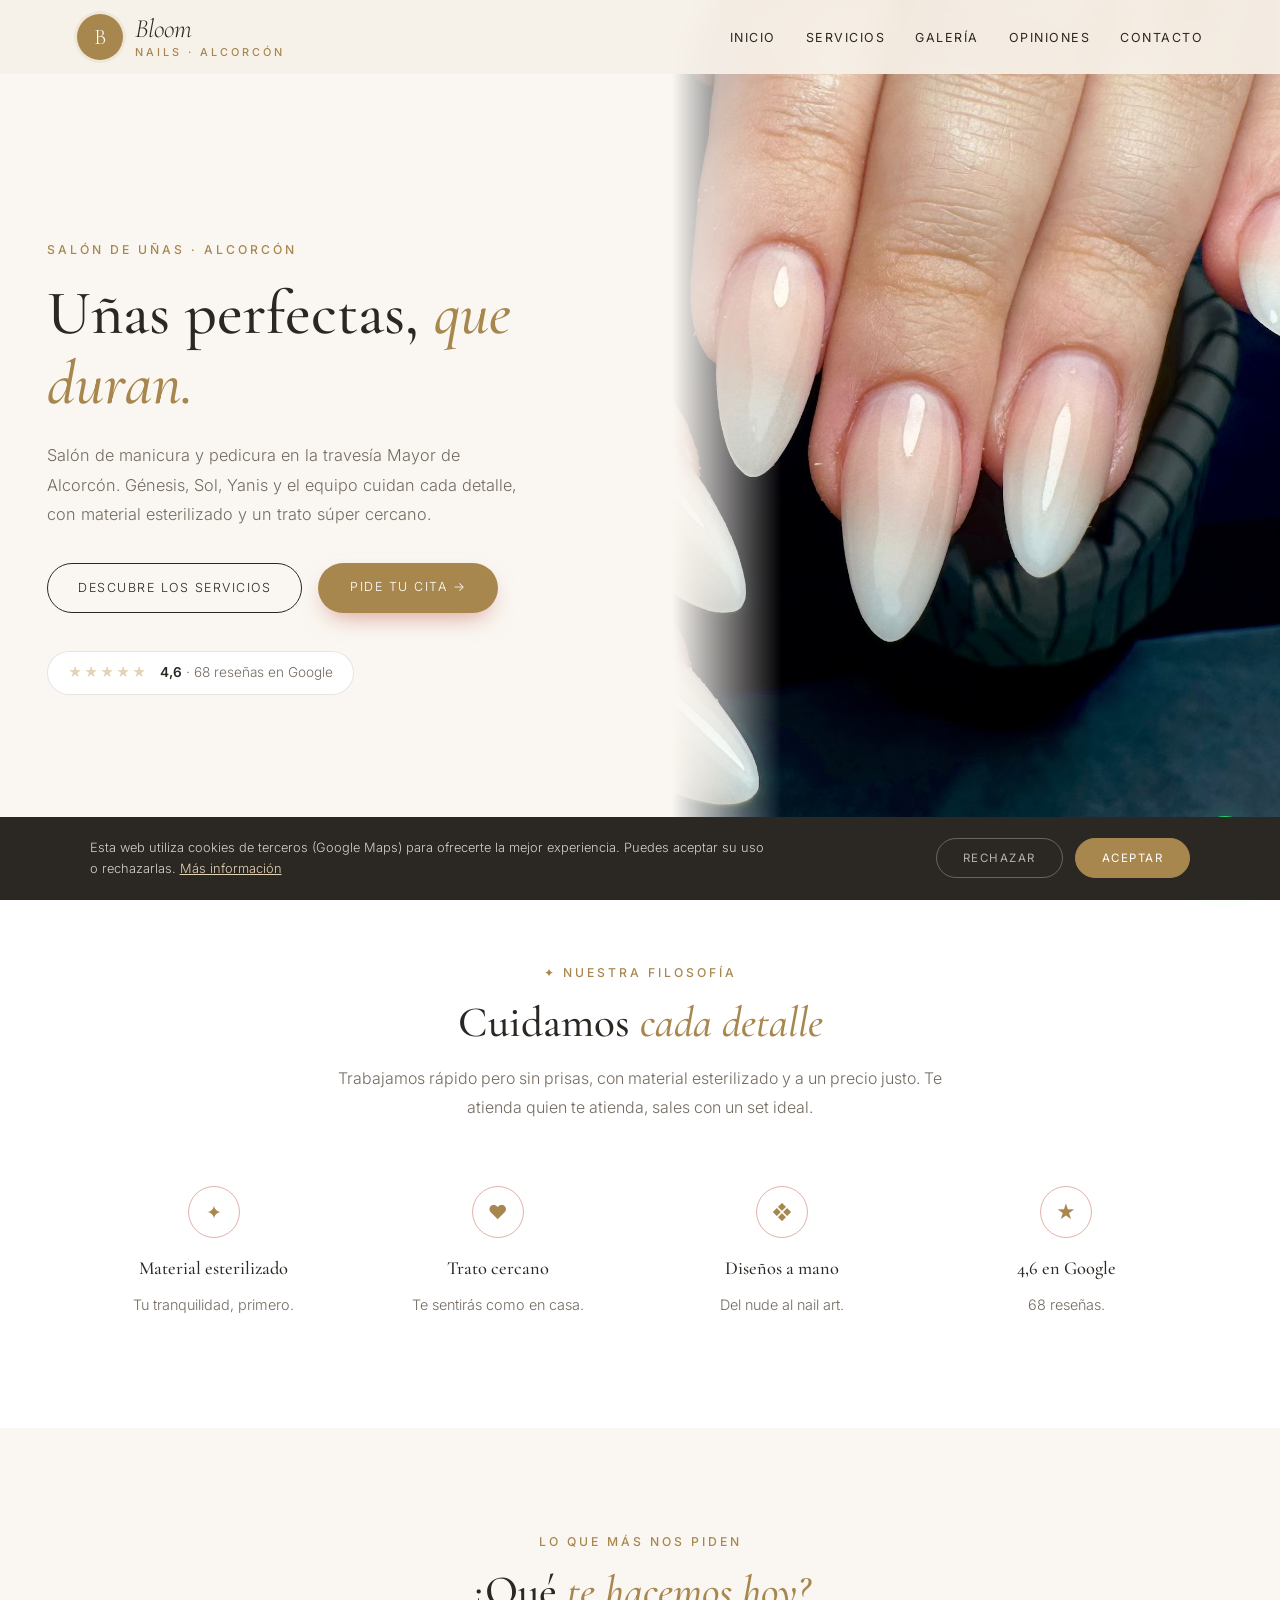
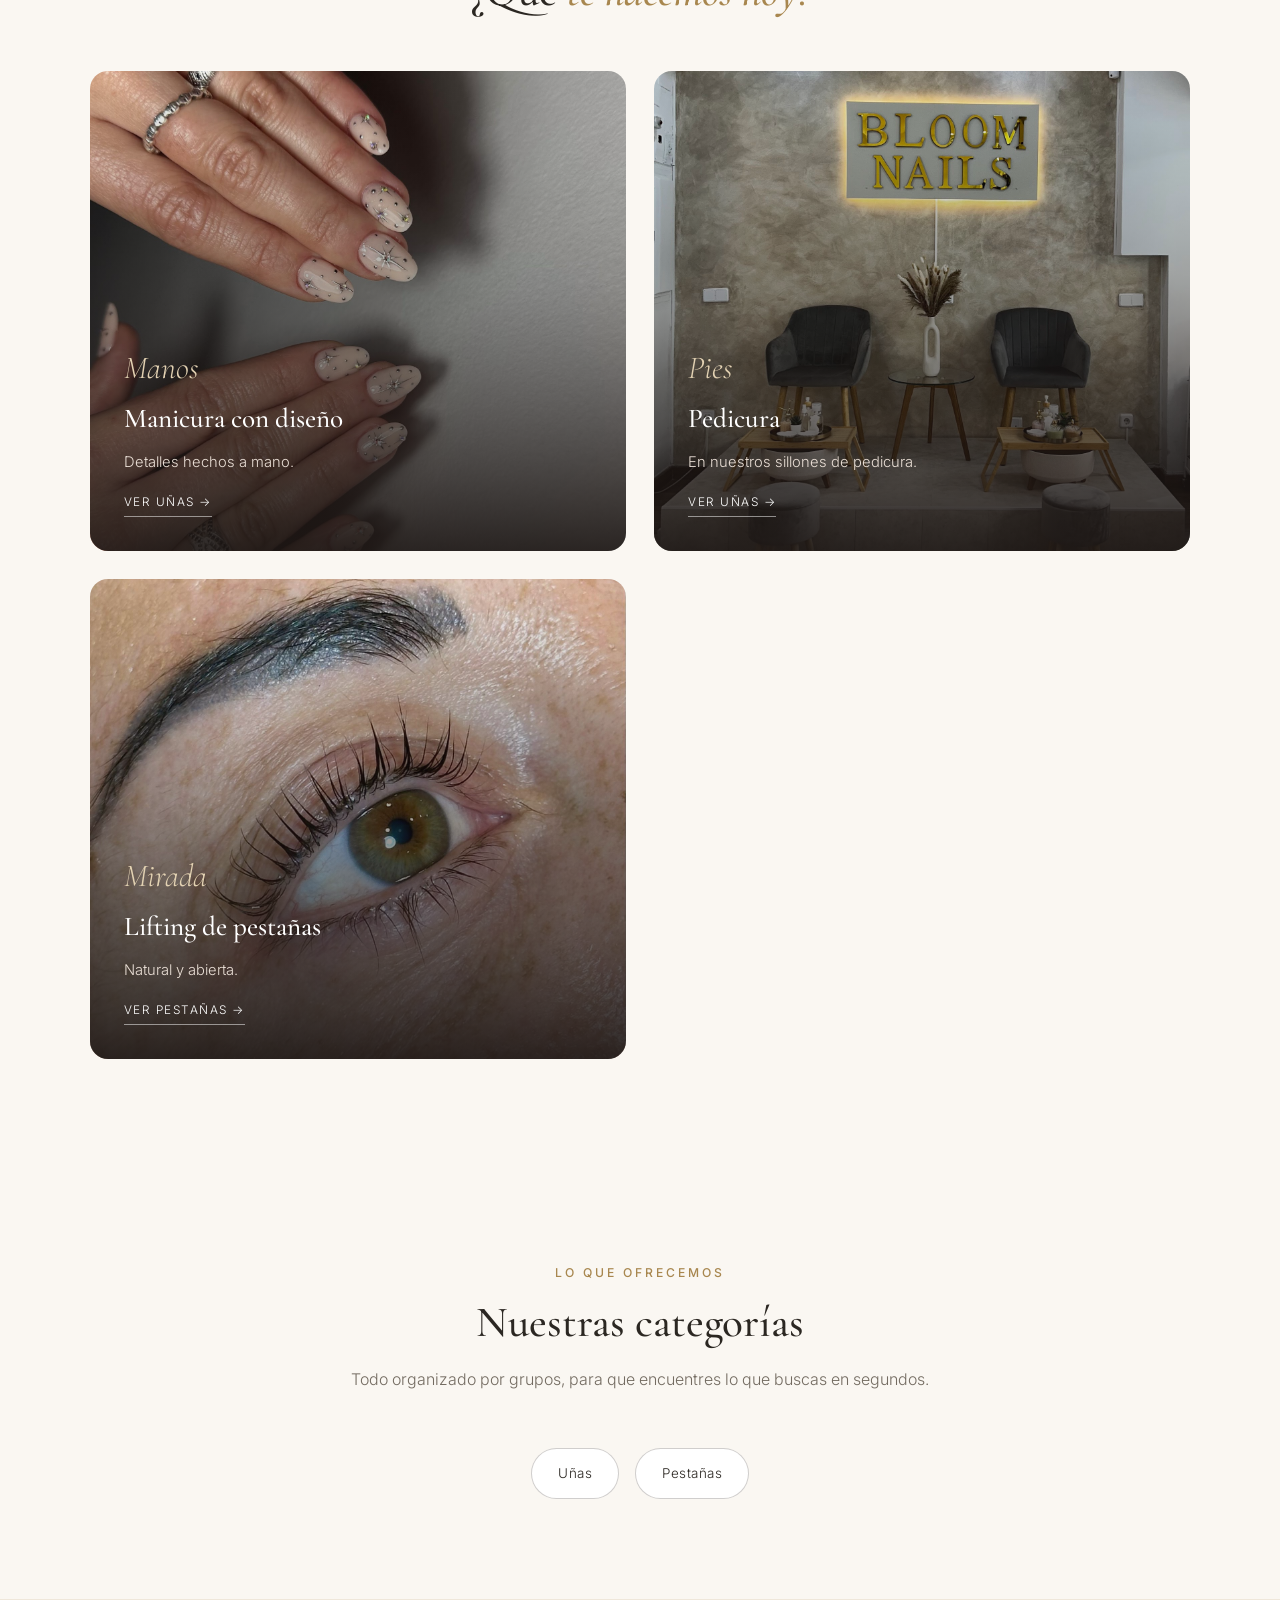
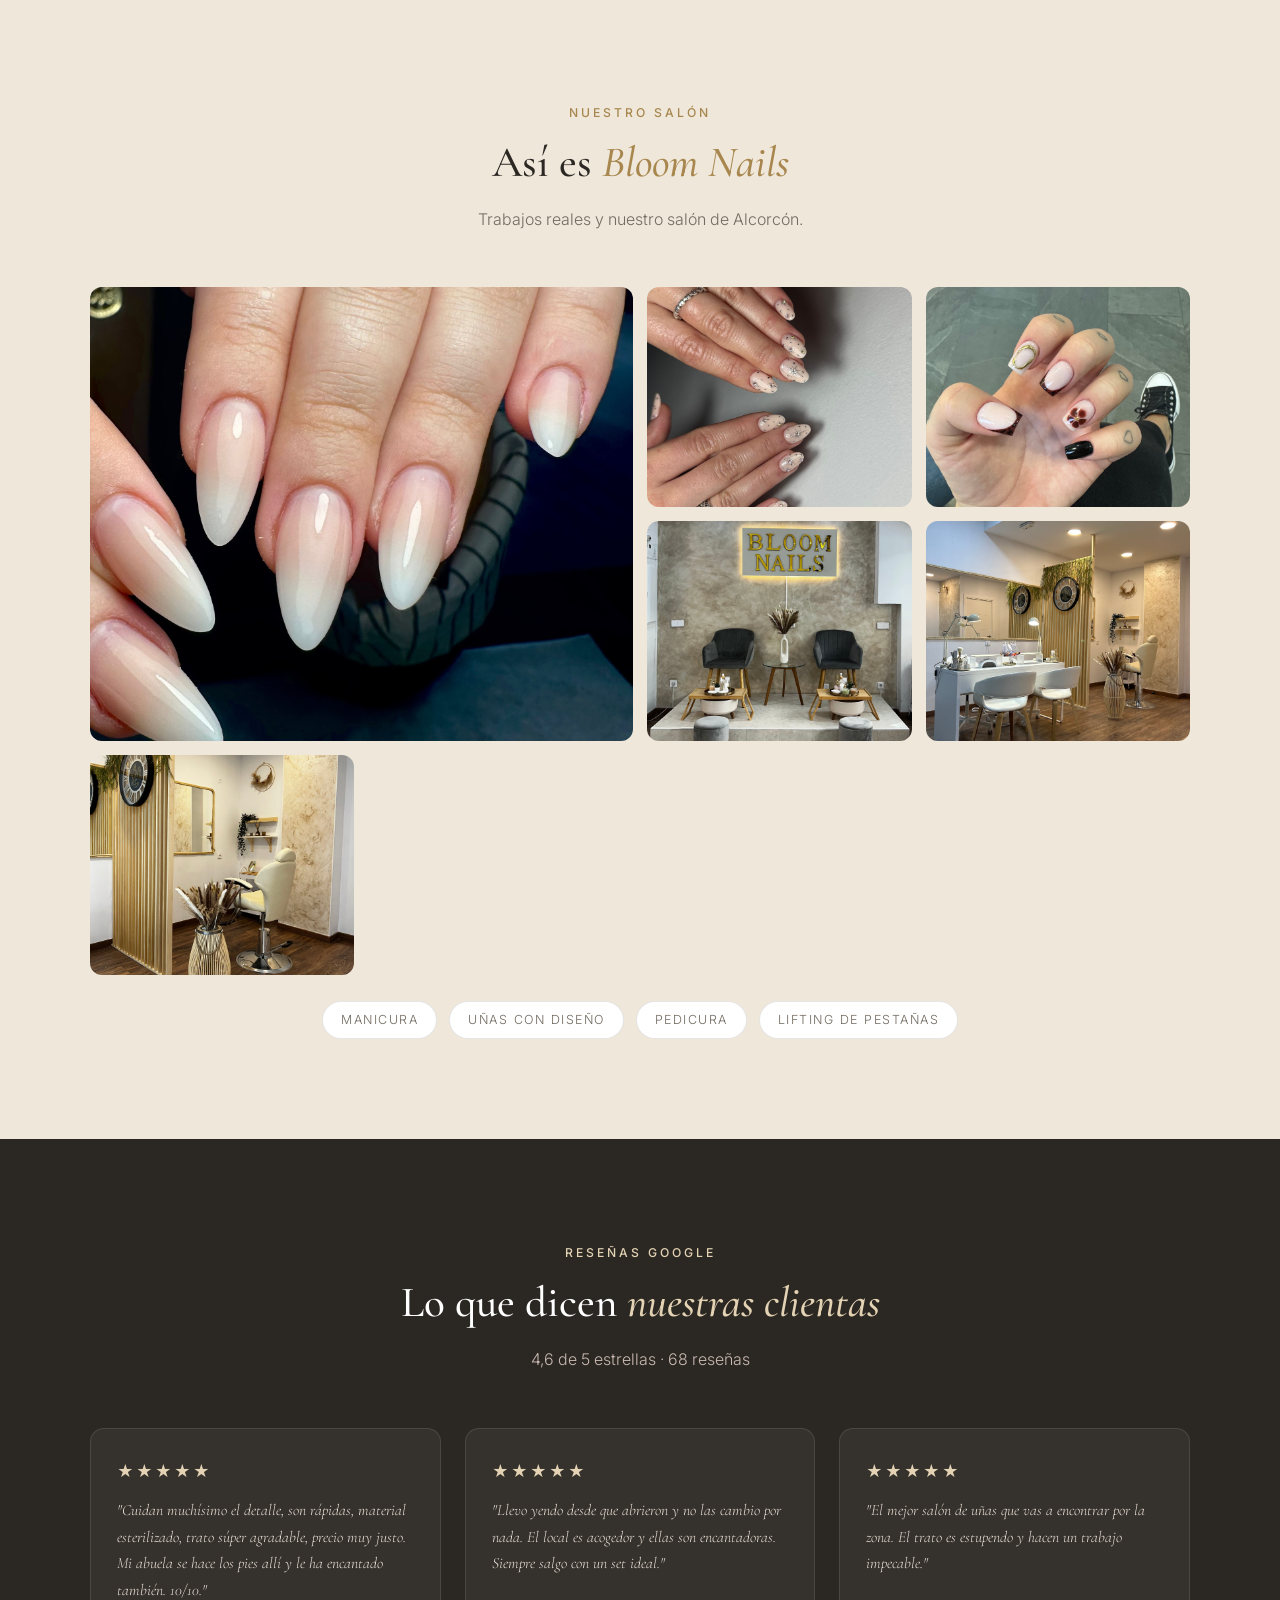
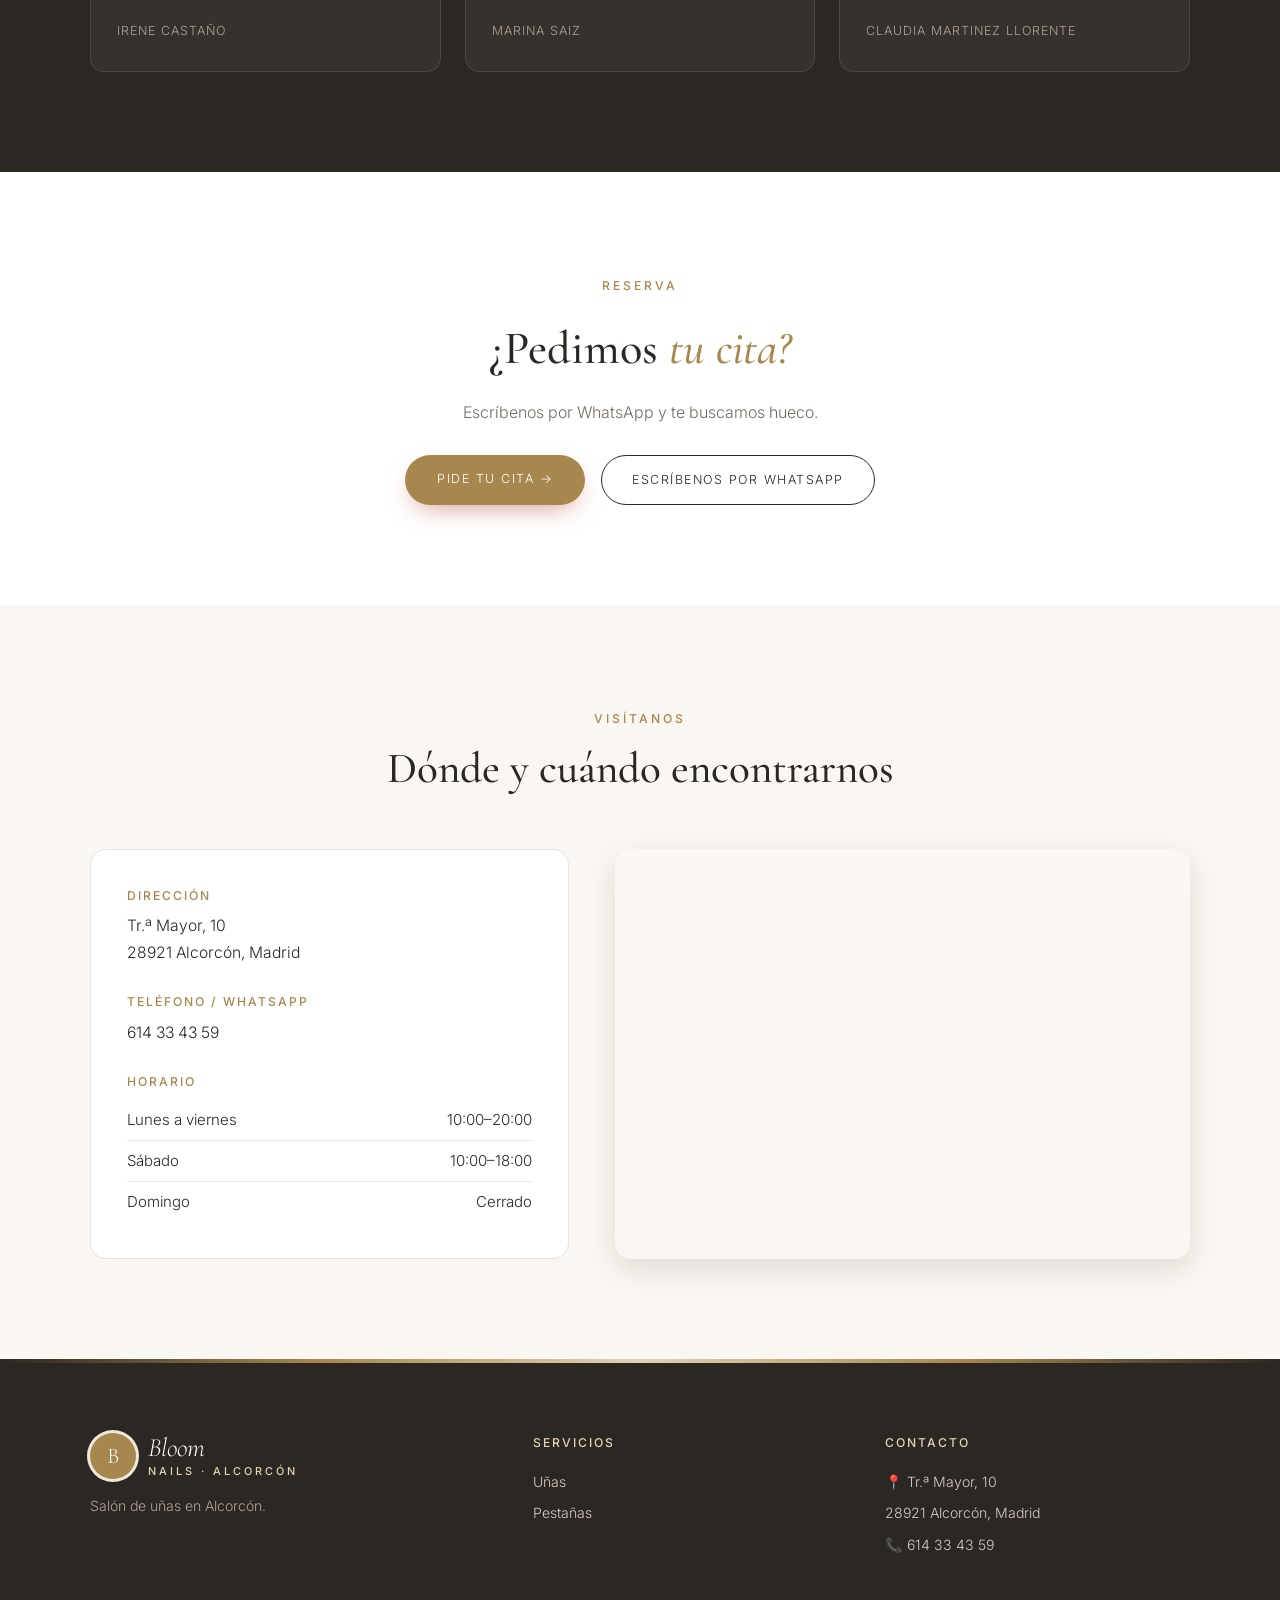
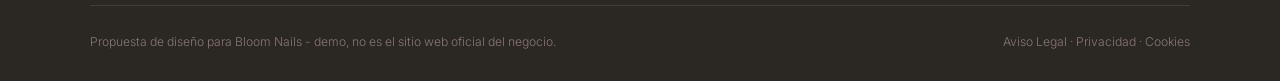
<file: index.html>
<!DOCTYPE html>
<html lang="es">
<head>
<meta charset="UTF-8">
<meta name="viewport" content="width=device-width, initial-scale=1.0">
<title>Bloom Nails — Salón de uñas en Alcorcón</title>
<meta name="description" content="Bloom Nails, salón de manicura y pedicura en la travesía Mayor 10 de Alcorcón. Manicura, uñas con diseño, pedicura y lifting de pestañas. 4,6★ con 68 reseñas en Google.">
<meta name="theme-color" content="#2b2722">
<meta property="og:title" content="Bloom Nails · Alcorcón">
<meta property="og:image" content="maps_01.jpg">

<link rel="preconnect" href="https://fonts.googleapis.com"><link rel="preconnect" href="https://fonts.gstatic.com" crossorigin><link href="https://fonts.googleapis.com/css2?family=Cormorant+Garamond:ital,wght@0,500;0,600;1,500&family=Inter:wght@300;400;500;600&display=swap" rel="stylesheet">
<link rel="stylesheet" href="styles.css">
</head>
<body>

<header id="header">
  <a href="index.html" class="logo" aria-label="Bloom Nails, inicio"><span class="logo-mark">B</span><span class="logo-text"><span class="script">Bloom</span><small>nails · Alcorcón</small></span></a>
  <nav id="nav" aria-label="Navegación principal"><ul><li><a href="index.html#inicio">Inicio</a></li><li><a href="servicios.html">Servicios</a></li><li><a href="index.html#galeria">Galería</a></li><li><a href="index.html#opiniones">Opiniones</a></li><li><a href="index.html#contacto">Contacto</a></li></ul></nav><button class="nav-toggle" id="navToggle" aria-label="Abrir menú">☰</button>
</header>

<section class="hero" id="inicio">
  <div class="hero-text">
    <span class="eyebrow">Salón de uñas · Alcorcón</span>
    <h1>Uñas perfectas, <em>que duran.</em></h1>
    <p>Salón de manicura y pedicura en la travesía Mayor de Alcorcón. Génesis, Sol, Yanis y el equipo cuidan cada detalle, con material esterilizado y un trato súper cercano.</p>
    <div class="hero-ctas">
      <a href="servicios.html" class="btn-outline">Descubre los servicios</a>
      <a href="https://wa.me/34614334359?text=Hola%2C%20he%20visto%20vuestra%20web%20y%20me%20gustar%C3%ADa%20pedir%20cita%20en%20Bloom%20Nails" class="btn-solid" target="_blank" rel="noopener">Pide tu cita →</a>
    </div>
    <a class="hero-rating" href="https://www.google.com/maps/search/?api=1&query=Bloom+Nails,+Travesia+Mayor+10,+Alcorcon" target="_blank" rel="noopener"><span class="stars">★★★★★</span><span><strong>4,6</strong> · 68 reseñas en Google</span></a>
  </div>
  <div class="hero-img"><img src="maps_01.jpg" alt="Uñas almendradas hechas en Bloom Nails, Alcorcón" style="object-position:center 50%;"></div>
</section>

<section class="trust">
  <div class="section-head">
    <span class="eyebrow">✦ Nuestra filosofía</span>
    <h2>Cuidamos <em>cada detalle</em></h2>
    <p>Trabajamos rápido pero sin prisas, con material esterilizado y a un precio justo. Te atienda quien te atienda, sales con un set ideal.</p>
  </div>
  <div class="trust-grid">
    <div class="trust-card"><span class="trust-ic">✦</span><h3>Material esterilizado</h3><p>Tu tranquilidad, primero.</p></div>
    <div class="trust-card"><span class="trust-ic">♥</span><h3>Trato cercano</h3><p>Te sentirás como en casa.</p></div>
    <div class="trust-card"><span class="trust-ic">❖</span><h3>Diseños a mano</h3><p>Del nude al nail art.</p></div>
    <div class="trust-card"><span class="trust-ic">★</span><h3>4,6 en Google</h3><p>68 reseñas.</p></div>
  </div>
</section>

<section class="worlds">
  <div class="section-head">
    <span class="eyebrow">Lo que más nos piden</span>
    <h2>¿Qué <em>te hacemos hoy?</em></h2>
  </div>
  <div class="worlds-grid">
    <a href="servicios.html#unas" class="world-card"><img src="maps_03.jpg" alt="Manicura con diseño"><div class="world-text"><span class="script">Manos</span><h3>Manicura con diseño</h3><p>Detalles hechos a mano.</p><span class="world-link">Ver uñas →</span></div></a>
    <a href="servicios.html#unas" class="world-card"><img src="maps_07.jpg" alt="Pedicura"><div class="world-text"><span class="script">Pies</span><h3>Pedicura</h3><p>En nuestros sillones de pedicura.</p><span class="world-link">Ver uñas →</span></div></a>
    <a href="servicios.html#mirada" class="world-card"><img src="maps_04.jpg" alt="Lifting de pestañas"><div class="world-text"><span class="script">Mirada</span><h3>Lifting de pestañas</h3><p>Natural y abierta.</p><span class="world-link">Ver pestañas →</span></div></a>
  </div>
</section>

<section>
  <div class="section-head">
    <span class="eyebrow">Lo que ofrecemos</span>
    <h2>Nuestras categorías</h2>
    <p>Todo organizado por grupos, para que encuentres lo que buscas en segundos.</p>
  </div>
  <div class="cat-pills">
    <a href="servicios.html#unas" class="cat-pill">Uñas</a>
    <a href="servicios.html#mirada" class="cat-pill">Pestañas</a>
  </div>
</section>

<section class="gallery-wrap" id="galeria">
  <div class="section-head">
    <span class="eyebrow">Nuestro salón</span>
    <h2>Así es <em>Bloom Nails</em></h2>
    <p>Trabajos reales y nuestro salón de Alcorcón.</p>
  </div>
  <div class="gallery">
    <figure class="big"><img src="maps_01.jpg" alt="Almendradas en degradado" loading="lazy"></figure>
    <figure><img src="maps_03.jpg" alt="Nude con brillos" loading="lazy"></figure>
    <figure><img src="maps_06.jpg" alt="Francesa con diseño" loading="lazy"></figure>
    <figure><img src="maps_07.jpg" alt="Zona de pedicura" loading="lazy"></figure>
    <figure><img src="maps_08.jpg" alt="Mesas de manicura" loading="lazy"></figure>
    <figure><img src="maps_10.jpg" alt="Nuestro salón" loading="lazy"></figure>
  </div>
  <div class="brands"><span>Manicura</span><span>Uñas con diseño</span><span>Pedicura</span><span>Lifting de pestañas</span></div>
</section>

<section class="reviews-wrap" id="opiniones">
  <div class="section-head">
    <span class="eyebrow">Reseñas Google</span>
    <h2>Lo que dicen <em>nuestras clientas</em></h2>
    <p>4,6 de 5 estrellas · 68 reseñas</p>
  </div>
  <div class="review-grid">
    <div class="review-card"><div class="stars">★★★★★</div><p>"Cuidan muchísimo el detalle, son rápidas, material esterilizado, trato súper agradable, precio muy justo. Mi abuela se hace los pies allí y le ha encantado también. 10/10."</p><cite>Irene Castaño</cite></div>
    <div class="review-card"><div class="stars">★★★★★</div><p>"Llevo yendo desde que abrieron y no las cambio por nada. El local es acogedor y ellas son encantadoras. Siempre salgo con un set ideal."</p><cite>Marina Saiz</cite></div>
    <div class="review-card"><div class="stars">★★★★★</div><p>"El mejor salón de uñas que vas a encontrar por la zona. El trato es estupendo y hacen un trabajo impecable."</p><cite>Claudia Martinez Llorente</cite></div>
  </div>
</section>

<section class="cta-section">
  <span class="eyebrow">Reserva</span>
  <h2>¿Pedimos <em>tu cita?</em></h2>
  <p>Escríbenos por WhatsApp y te buscamos hueco.</p>
  <div class="cta-row">
    <a href="https://wa.me/34614334359?text=Hola%2C%20he%20visto%20vuestra%20web%20y%20me%20gustar%C3%ADa%20pedir%20cita%20en%20Bloom%20Nails" class="btn-solid" target="_blank" rel="noopener">Pide tu cita →</a>
    <a href="https://wa.me/34614334359?text=Hola%2C%20he%20visto%20vuestra%20web%20y%20me%20gustar%C3%ADa%20pedir%20cita%20en%20Bloom%20Nails" class="btn-outline" target="_blank" rel="noopener">Escríbenos por WhatsApp</a>
  </div>
</section>

<section class="contact-section" id="contacto">
  <div class="section-head">
    <span class="eyebrow">Visítanos</span>
    <h2>Dónde y cuándo encontrarnos</h2>
  </div>
  <div class="contact-grid">
    <div class="contact-info">
      <div class="contact-block"><h3>Dirección</h3><p>Tr.ª Mayor, 10<br>28921 Alcorcón, Madrid</p></div>
      <div class="contact-block"><h3>Teléfono / WhatsApp</h3><p><a href="tel:+34614334359">614 33 43 59</a></p></div>
      <div class="contact-block"><h3>Horario</h3><ul class="hours-list"><li><span>Lunes a viernes</span><span>10:00–20:00</span></li><li><span>Sábado</span><span>10:00–18:00</span></li><li><span>Domingo</span><span>Cerrado</span></li></ul></div>
      
    </div>
    <div class="contact-map">
      <iframe title="Mapa de Bloom Nails" src="https://www.google.com/maps?q=Bloom+Nails,+Travesia+Mayor+10,+Alcorcon&output=embed" width="100%" height="100%" style="border:0;" allowfullscreen="" loading="lazy" referrerpolicy="no-referrer-when-downgrade"></iframe>
    </div>
  </div>
</section>

<footer>
  <div class="footer-grid">
    <div class="footer-brand">
      <a href="index.html" class="logo light"><span class="logo-mark">B</span><span class="logo-text"><span class="script">Bloom</span><small>nails · Alcorcón</small></span></a>
      <p>Salón de uñas en Alcorcón.</p>
    </div>
    <div><h4>Servicios</h4><ul><li><a href="servicios.html#unas">Uñas</a></li><li><a href="servicios.html#mirada">Pestañas</a></li></ul></div>
    <div><h4>Contacto</h4><ul><li>📍 Tr.ª Mayor, 10</li><li>28921 Alcorcón, Madrid</li><li>📞 <a href="tel:+34614334359">614 33 43 59</a></li></ul></div>
  </div>
  <div class="footer-bottom">
    <span>Propuesta de diseño para Bloom Nails - demo, no es el sitio web oficial del negocio.</span>
    <span><a href="aviso-legal.html">Aviso Legal</a> &middot; <a href="politica-privacidad.html">Privacidad</a> &middot; <a href="politica-cookies.html">Cookies</a></span>
  </div>
</footer>

<div id="cookie-banner" class="cookie-banner"><p>Esta web utiliza cookies de terceros (Google Maps) para ofrecerte la mejor experiencia. Puedes aceptar su uso o rechazarlas. <a href="politica-cookies.html">Más información</a></p><div class="cookie-actions"><button onclick="setCookieChoice('rejected')" class="ck-reject">Rechazar</button><button onclick="setCookieChoice('accepted')" class="ck-accept">Aceptar</button></div></div>
<div class="social-fabs"><a class="wa-fab" href="https://wa.me/34614334359?text=Hola%2C%20he%20visto%20vuestra%20web%20y%20me%20gustar%C3%ADa%20pedir%20cita%20en%20Bloom%20Nails" target="_blank" rel="noopener" aria-label="Escribir por WhatsApp"><svg width="28" height="28" viewBox="0 0 24 24" fill="white"><path d="M17.5 14.4c-.3-.1-1.8-.9-2-1s-.5-.1-.7.1-.8 1-.9 1.2-.3.2-.6.1a8.2 8.2 0 0 1-2.4-1.5 9 9 0 0 1-1.7-2.1c-.2-.3 0-.5.1-.6l.4-.5.3-.5v-.5l-.9-2.2c-.2-.6-.5-.5-.7-.5h-.6a1.1 1.1 0 0 0-.8.4 3.4 3.4 0 0 0-1 2.5 5.9 5.9 0 0 0 1.2 3.1 13.5 13.5 0 0 0 5.2 4.6c2.6 1 2.6.7 3.1.6a2.6 2.6 0 0 0 1.7-1.2 2.1 2.1 0 0 0 .2-1.2c-.1-.1-.3-.2-.6-.3ZM12 21.8a9.8 9.8 0 0 1-5-1.4l-.4-.2-3.7 1 1-3.6-.2-.4A9.8 9.8 0 1 1 12 21.8Zm8.4-18.3A11.8 11.8 0 0 0 1.8 17.7L.2 23.8l6.3-1.6a11.8 11.8 0 0 0 5.6 1.4A11.8 11.8 0 0 0 20.4 3.5Z"/></svg></a></div>
<script src="main.js"></script>
</body>
</html>
</file>
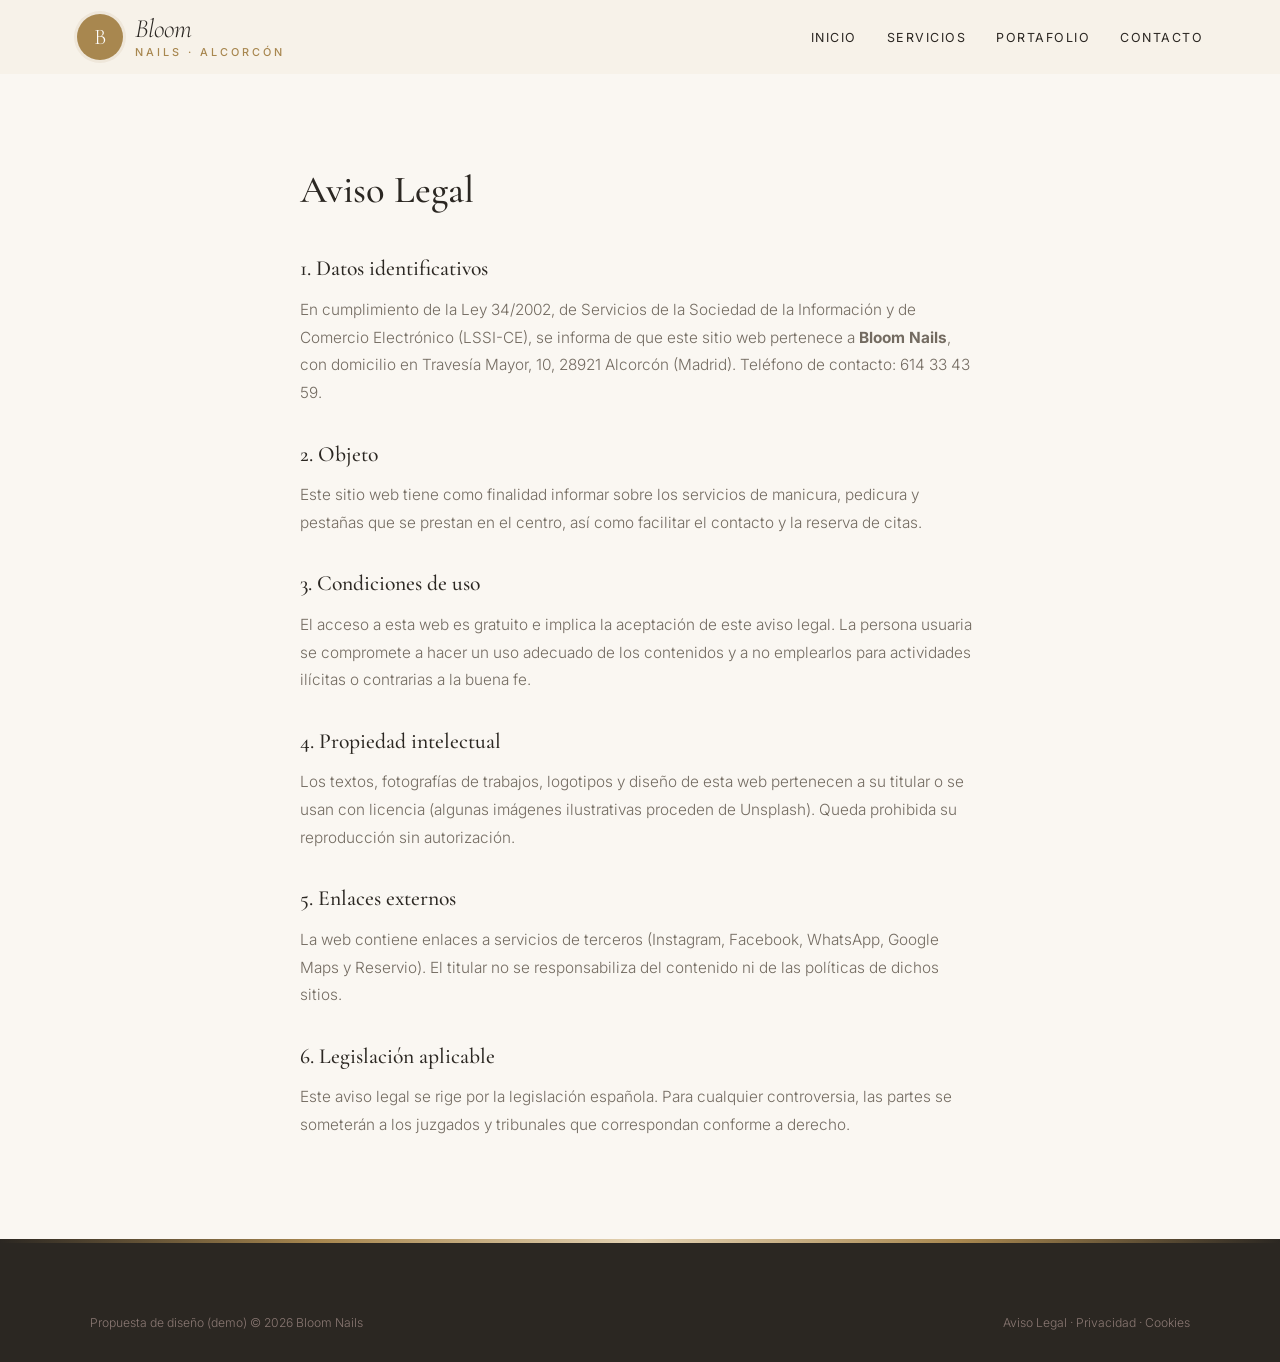
<file: aviso-legal.html>
<!DOCTYPE html>
<html lang="es">
<head>
<meta charset="UTF-8">
<meta name="viewport" content="width=device-width, initial-scale=1.0">
<title>Aviso Legal — Bloom Nails</title>
<meta name="robots" content="noindex">

<link rel="preconnect" href="https://fonts.googleapis.com">
<link href="https://fonts.googleapis.com/css2?family=Cormorant+Garamond:ital,wght@0,500;0,600;1,500&family=Inter:wght@300;400;500;600&display=swap" rel="stylesheet">
<link rel="stylesheet" href="styles.css">
</head>
<body>
<header id="header" class="scrolled">
  <a href="index.html" class="logo" aria-label="Bloom Nails, inicio">
    <span class="logo-mark">B</span>
    <span class="logo-text"><span class="script">Bloom</span><small>nails · Alcorcón</small></span>
  </a>
  <nav id="nav" aria-label="Navegación principal">
    <ul>
      <li><a href="index.html#inicio">Inicio</a></li>
      <li><a href="servicios.html">Servicios</a></li>
      <li><a href="portafolio.html">Portafolio</a></li>
      <li><a href="index.html#contacto">Contacto</a></li>
    </ul>
  </nav>
  <button class="nav-toggle" id="navToggle" aria-label="Abrir menú">☰</button>
</header>
<main class="legal"><h1>Aviso Legal</h1>
<h2>1. Datos identificativos</h2>
<p>En cumplimiento de la Ley 34/2002, de Servicios de la Sociedad de la Información y de Comercio Electrónico (LSSI-CE), se informa de que este sitio web pertenece a <strong>Bloom Nails</strong>, con domicilio en Travesía Mayor, 10, 28921 Alcorcón (Madrid). Teléfono de contacto: 614 33 43 59.</p>
<h2>2. Objeto</h2>
<p>Este sitio web tiene como finalidad informar sobre los servicios de manicura, pedicura y pestañas que se prestan en el centro, así como facilitar el contacto y la reserva de citas.</p>
<h2>3. Condiciones de uso</h2>
<p>El acceso a esta web es gratuito e implica la aceptación de este aviso legal. La persona usuaria se compromete a hacer un uso adecuado de los contenidos y a no emplearlos para actividades ilícitas o contrarias a la buena fe.</p>
<h2>4. Propiedad intelectual</h2>
<p>Los textos, fotografías de trabajos, logotipos y diseño de esta web pertenecen a su titular o se usan con licencia (algunas imágenes ilustrativas proceden de Unsplash). Queda prohibida su reproducción sin autorización.</p>
<h2>5. Enlaces externos</h2>
<p>La web contiene enlaces a servicios de terceros (Instagram, Facebook, WhatsApp, Google Maps y Reservio). El titular no se responsabiliza del contenido ni de las políticas de dichos sitios.</p>
<h2>6. Legislación aplicable</h2>
<p>Este aviso legal se rige por la legislación española. Para cualquier controversia, las partes se someterán a los juzgados y tribunales que correspondan conforme a derecho.</p></main>
<footer>
  <div class="footer-bottom" style="margin-top:0">
    <span>Propuesta de diseño (demo) © 2026 Bloom Nails</span>
    <span><a href="aviso-legal.html">Aviso Legal</a> &middot; <a href="politica-privacidad.html">Privacidad</a> &middot; <a href="politica-cookies.html">Cookies</a></span>
  </div>
</footer>
<script src="main.js"></script>
</body>
</html>
</file>
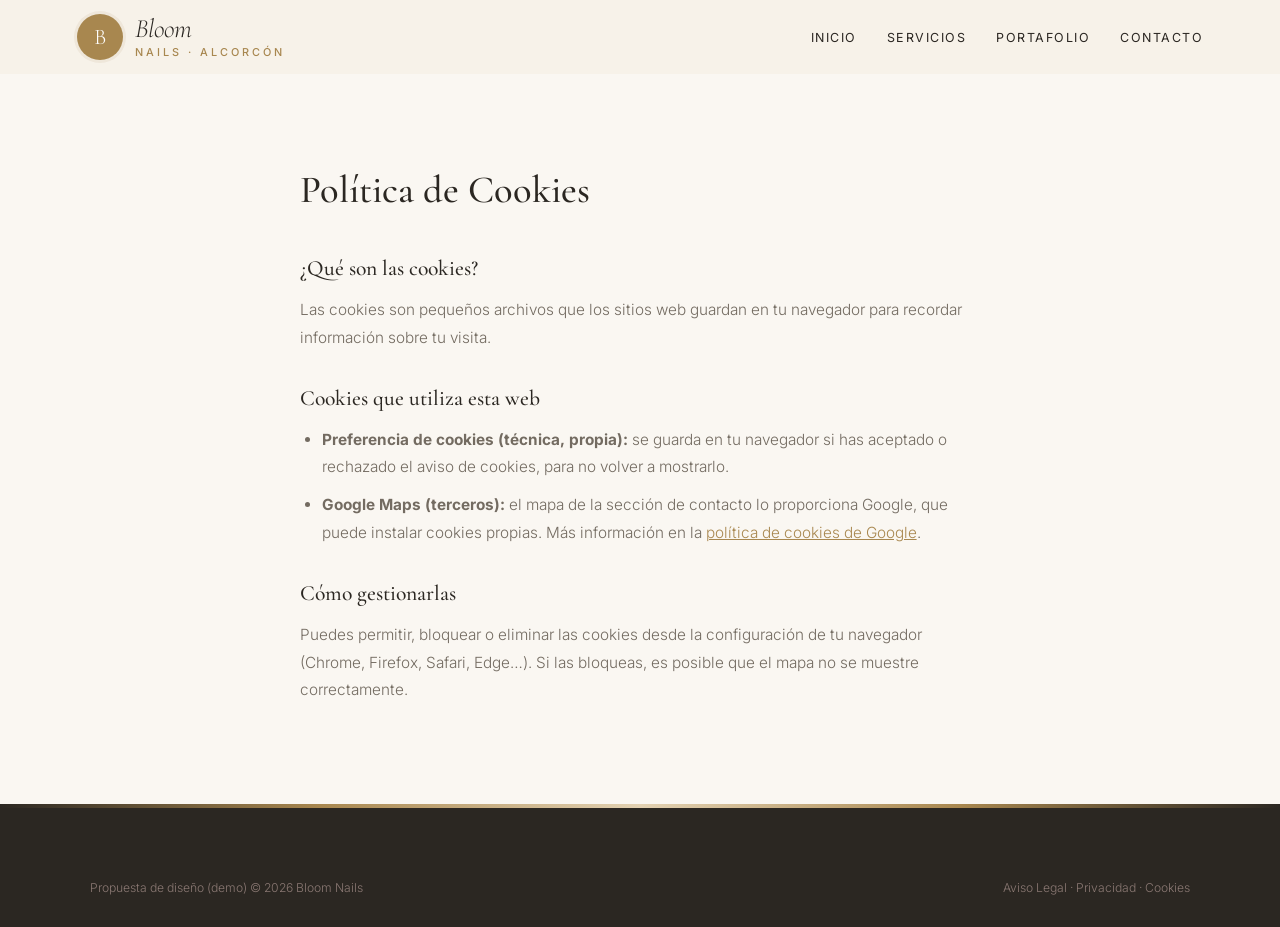
<file: politica-cookies.html>
<!DOCTYPE html>
<html lang="es">
<head>
<meta charset="UTF-8">
<meta name="viewport" content="width=device-width, initial-scale=1.0">
<title>Política de Cookies — Bloom Nails</title>
<meta name="robots" content="noindex">

<link rel="preconnect" href="https://fonts.googleapis.com">
<link href="https://fonts.googleapis.com/css2?family=Cormorant+Garamond:ital,wght@0,500;0,600;1,500&family=Inter:wght@300;400;500;600&display=swap" rel="stylesheet">
<link rel="stylesheet" href="styles.css">
</head>
<body>
<header id="header" class="scrolled">
  <a href="index.html" class="logo" aria-label="Bloom Nails, inicio">
    <span class="logo-mark">B</span>
    <span class="logo-text"><span class="script">Bloom</span><small>nails · Alcorcón</small></span>
  </a>
  <nav id="nav" aria-label="Navegación principal">
    <ul>
      <li><a href="index.html#inicio">Inicio</a></li>
      <li><a href="servicios.html">Servicios</a></li>
      <li><a href="portafolio.html">Portafolio</a></li>
      <li><a href="index.html#contacto">Contacto</a></li>
    </ul>
  </nav>
  <button class="nav-toggle" id="navToggle" aria-label="Abrir menú">☰</button>
</header>
<main class="legal"><h1>Política de Cookies</h1>
<h2>¿Qué son las cookies?</h2>
<p>Las cookies son pequeños archivos que los sitios web guardan en tu navegador para recordar información sobre tu visita.</p>
<h2>Cookies que utiliza esta web</h2>
<ul>
<li><strong>Preferencia de cookies (técnica, propia):</strong> se guarda en tu navegador si has aceptado o rechazado el aviso de cookies, para no volver a mostrarlo.</li>
<li><strong>Google Maps (terceros):</strong> el mapa de la sección de contacto lo proporciona Google, que puede instalar cookies propias. Más información en la <a href="https://policies.google.com/technologies/cookies" target="_blank" rel="noopener">política de cookies de Google</a>.</li>
</ul>
<h2>Cómo gestionarlas</h2>
<p>Puedes permitir, bloquear o eliminar las cookies desde la configuración de tu navegador (Chrome, Firefox, Safari, Edge…). Si las bloqueas, es posible que el mapa no se muestre correctamente.</p></main>
<footer>
  <div class="footer-bottom" style="margin-top:0">
    <span>Propuesta de diseño (demo) © 2026 Bloom Nails</span>
    <span><a href="aviso-legal.html">Aviso Legal</a> &middot; <a href="politica-privacidad.html">Privacidad</a> &middot; <a href="politica-cookies.html">Cookies</a></span>
  </div>
</footer>
<script src="main.js"></script>
</body>
</html>
</file>
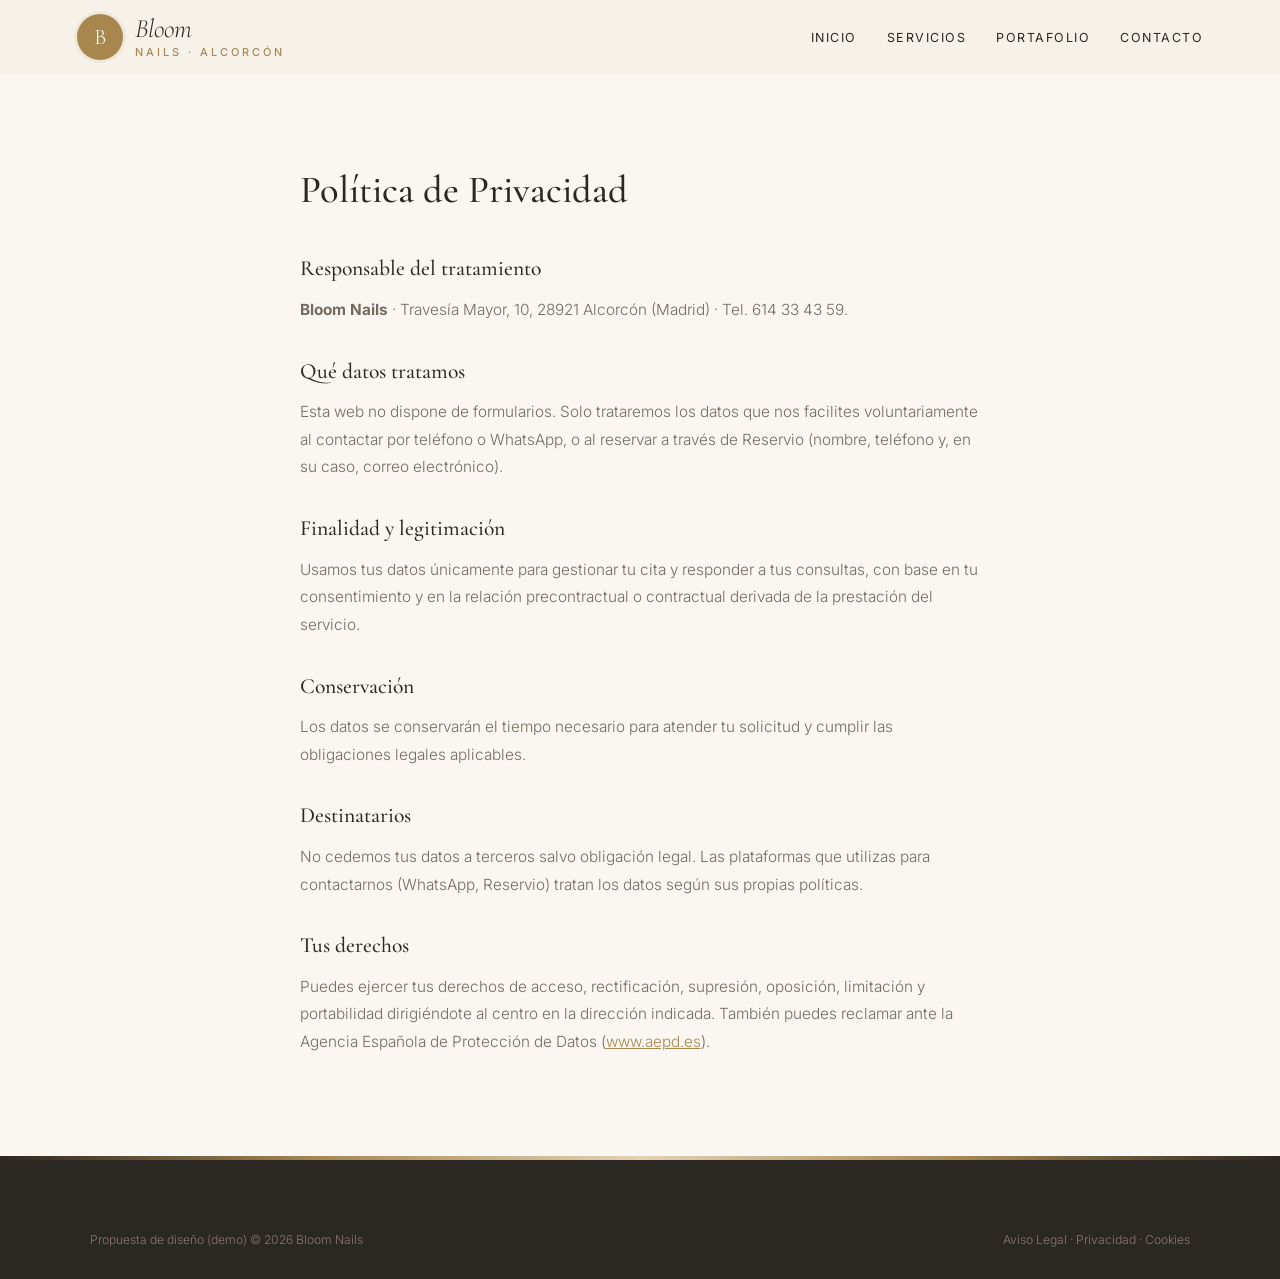
<file: politica-privacidad.html>
<!DOCTYPE html>
<html lang="es">
<head>
<meta charset="UTF-8">
<meta name="viewport" content="width=device-width, initial-scale=1.0">
<title>Política de Privacidad — Bloom Nails</title>
<meta name="robots" content="noindex">

<link rel="preconnect" href="https://fonts.googleapis.com">
<link href="https://fonts.googleapis.com/css2?family=Cormorant+Garamond:ital,wght@0,500;0,600;1,500&family=Inter:wght@300;400;500;600&display=swap" rel="stylesheet">
<link rel="stylesheet" href="styles.css">
</head>
<body>
<header id="header" class="scrolled">
  <a href="index.html" class="logo" aria-label="Bloom Nails, inicio">
    <span class="logo-mark">B</span>
    <span class="logo-text"><span class="script">Bloom</span><small>nails · Alcorcón</small></span>
  </a>
  <nav id="nav" aria-label="Navegación principal">
    <ul>
      <li><a href="index.html#inicio">Inicio</a></li>
      <li><a href="servicios.html">Servicios</a></li>
      <li><a href="portafolio.html">Portafolio</a></li>
      <li><a href="index.html#contacto">Contacto</a></li>
    </ul>
  </nav>
  <button class="nav-toggle" id="navToggle" aria-label="Abrir menú">☰</button>
</header>
<main class="legal"><h1>Política de Privacidad</h1>
<h2>Responsable del tratamiento</h2>
<p><strong>Bloom Nails</strong> · Travesía Mayor, 10, 28921 Alcorcón (Madrid) · Tel. 614 33 43 59.</p>
<h2>Qué datos tratamos</h2>
<p>Esta web no dispone de formularios. Solo trataremos los datos que nos facilites voluntariamente al contactar por teléfono o WhatsApp, o al reservar a través de Reservio (nombre, teléfono y, en su caso, correo electrónico).</p>
<h2>Finalidad y legitimación</h2>
<p>Usamos tus datos únicamente para gestionar tu cita y responder a tus consultas, con base en tu consentimiento y en la relación precontractual o contractual derivada de la prestación del servicio.</p>
<h2>Conservación</h2>
<p>Los datos se conservarán el tiempo necesario para atender tu solicitud y cumplir las obligaciones legales aplicables.</p>
<h2>Destinatarios</h2>
<p>No cedemos tus datos a terceros salvo obligación legal. Las plataformas que utilizas para contactarnos (WhatsApp, Reservio) tratan los datos según sus propias políticas.</p>
<h2>Tus derechos</h2>
<p>Puedes ejercer tus derechos de acceso, rectificación, supresión, oposición, limitación y portabilidad dirigiéndote al centro en la dirección indicada. También puedes reclamar ante la Agencia Española de Protección de Datos (<a href="https://www.aepd.es" target="_blank" rel="noopener">www.aepd.es</a>).</p></main>
<footer>
  <div class="footer-bottom" style="margin-top:0">
    <span>Propuesta de diseño (demo) © 2026 Bloom Nails</span>
    <span><a href="aviso-legal.html">Aviso Legal</a> &middot; <a href="politica-privacidad.html">Privacidad</a> &middot; <a href="politica-cookies.html">Cookies</a></span>
  </div>
</footer>
<script src="main.js"></script>
</body>
</html>
</file>
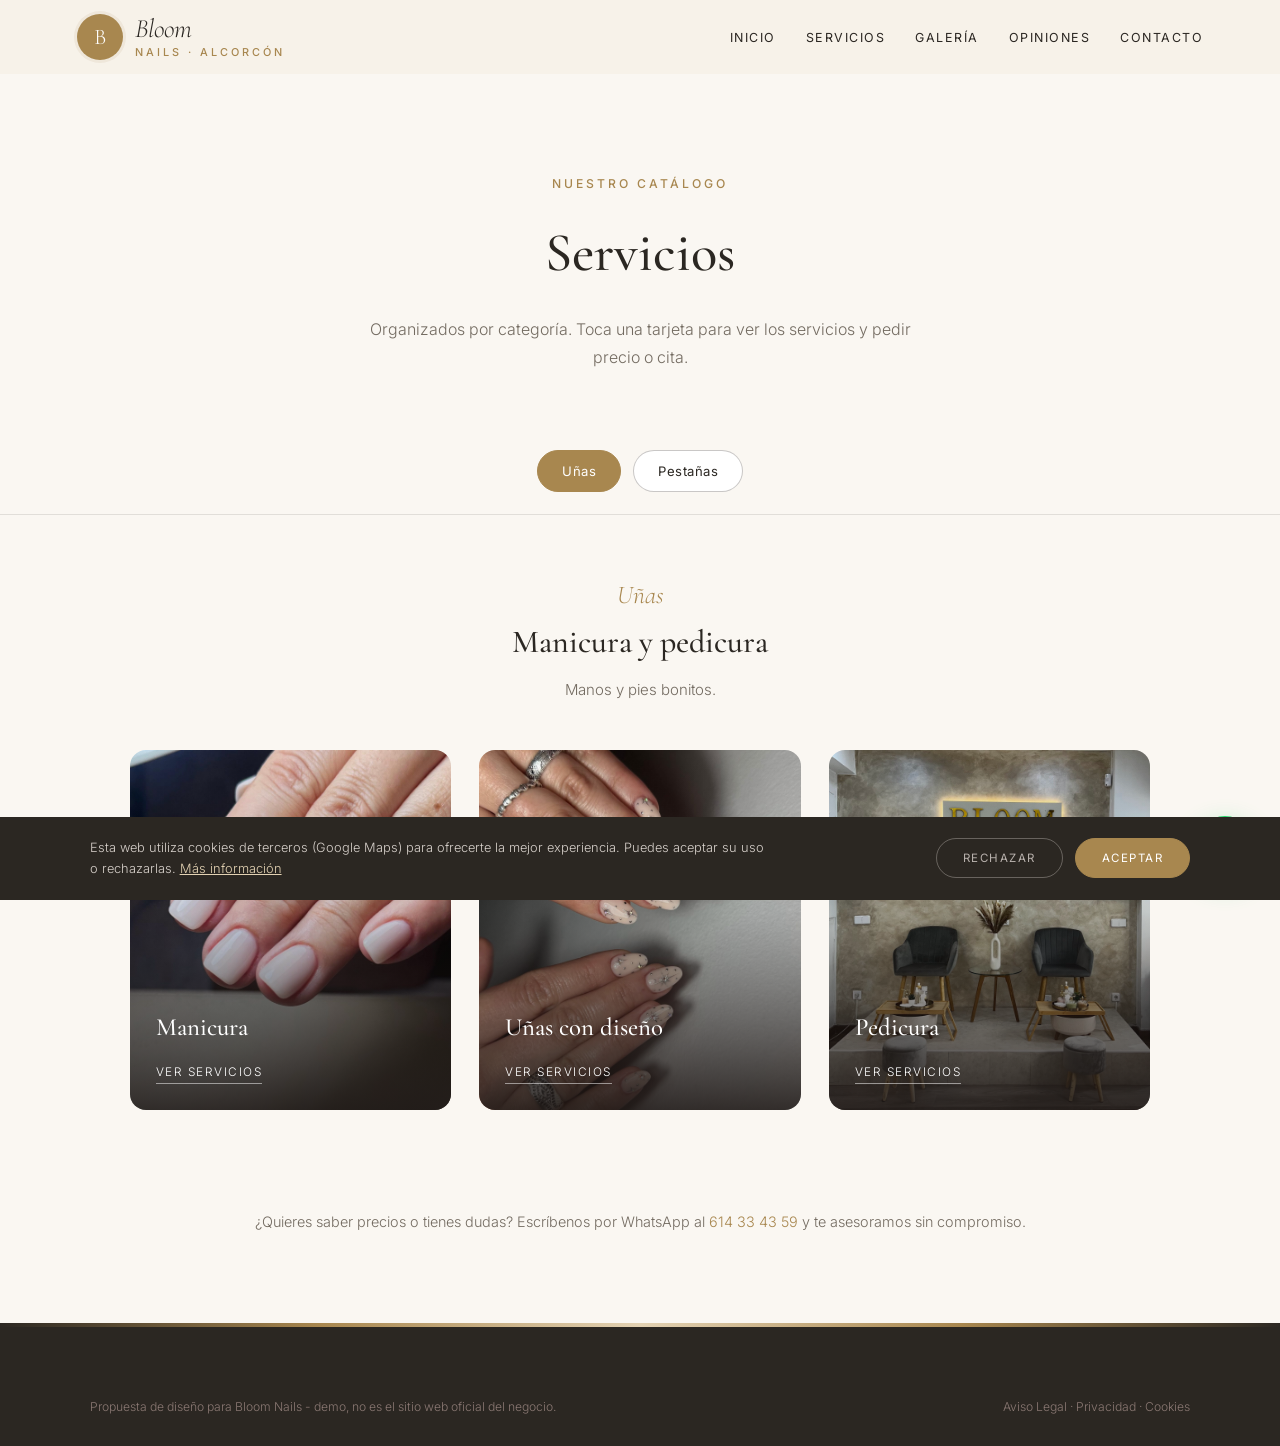
<file: servicios.html>
<!DOCTYPE html>
<html lang="es">
<head>
<meta charset="UTF-8">
<meta name="viewport" content="width=device-width, initial-scale=1.0">
<title>Servicios — Bloom Nails · Alcorcón</title>
<meta name="description" content="Servicios de Bloom Nails en Alcorcón.">

<link rel="preconnect" href="https://fonts.googleapis.com"><link rel="preconnect" href="https://fonts.gstatic.com" crossorigin><link href="https://fonts.googleapis.com/css2?family=Cormorant+Garamond:ital,wght@0,500;0,600;1,500&family=Inter:wght@300;400;500;600&display=swap" rel="stylesheet">
<link rel="stylesheet" href="styles.css">
</head>
<body>

<header id="header" class="scrolled">
  <a href="index.html" class="logo" aria-label="Bloom Nails, inicio"><span class="logo-mark">B</span><span class="logo-text"><span class="script">Bloom</span><small>nails · Alcorcón</small></span></a>
  <nav id="nav" aria-label="Navegación principal"><ul><li><a href="index.html#inicio">Inicio</a></li><li><a href="servicios.html">Servicios</a></li><li><a href="index.html#galeria">Galería</a></li><li><a href="index.html#opiniones">Opiniones</a></li><li><a href="index.html#contacto">Contacto</a></li></ul></nav><button class="nav-toggle" id="navToggle" aria-label="Abrir menú">☰</button>
</header>

<div class="page-hero">
  <span class="eyebrow">Nuestro catálogo</span>
  <h1>Servicios</h1>
  <p>Organizados por categoría. Toca una tarjeta para ver los servicios y pedir precio o cita.</p>
</div>

<div class="tabs">
  <button class="tab-btn active" data-tab="unas">Uñas</button>
  <button class="tab-btn" data-tab="mirada">Pestañas</button>
  
</div>

<div class="tab-panel active" id="unas">
  <div class="tab-intro"><span class="script">Uñas</span><h2>Manicura y pedicura</h2><p>Manos y pies bonitos.</p></div>
  <div class="cat-grid">
    <div class="cat-card" onclick="openModal('manicura')"><img src="maps_02.jpg" alt="Manicura" loading="lazy"><div class="cat-card-text"><h3>Manicura</h3><span>Ver servicios</span></div></div>
    <div class="cat-card" onclick="openModal('diseno')"><img src="maps_03.jpg" alt="Uñas con diseño" loading="lazy"><div class="cat-card-text"><h3>Uñas con diseño</h3><span>Ver servicios</span></div></div>
    <div class="cat-card" onclick="openModal('pedicura')"><img src="maps_07.jpg" alt="Pedicura" loading="lazy"><div class="cat-card-text"><h3>Pedicura</h3><span>Ver servicios</span></div></div>
  </div>
</div>

<div class="tab-panel" id="mirada">
  <div class="tab-intro"><span class="script">Mirada</span><h2>Pestañas</h2><p>Pregúntanos por WhatsApp.</p></div>
  <div class="cat-grid single">
    <div class="cat-card" onclick="openModal('lifting')"><img src="maps_04.jpg" alt="Lifting de pestañas" loading="lazy"><div class="cat-card-text"><h3>Lifting de pestañas</h3><span>Ver servicios</span></div></div>
  </div>
</div>


<p class="services-note">¿Quieres saber precios o tienes dudas? Escríbenos por WhatsApp al <a href="https://wa.me/34614334359" target="_blank" rel="noopener" style="color:var(--red)">614 33 43 59</a> y te asesoramos sin compromiso.</p>

<div class="modal-overlay" id="modal-manicura"><div class="modal">
  <button class="modal-close" onclick="closeModal('manicura')" aria-label="Cerrar">×</button>
  <h3>Manicura</h3><p class="modal-sub">Limpia y duradera</p>
  <div class="svc-row"><div><div class="svc-name">Manicura</div><span class="svc-desc"></span></div><div class="svc-price">Consultar</div></div>
  <a class="modal-cta alt" href="https://wa.me/34614334359?text=Hola%2C%20quiero%20informaci%C3%B3n%20sobre%20manicura" target="_blank" rel="noopener">Pedir cita por WhatsApp</a>
</div></div>

<div class="modal-overlay" id="modal-diseno"><div class="modal">
  <button class="modal-close" onclick="closeModal('diseno')" aria-label="Cerrar">×</button>
  <h3>Uñas con diseño</h3><p class="modal-sub">Detalles a mano</p>
  <div class="svc-row"><div><div class="svc-name">Diseños y detalles</div><span class="svc-desc"></span></div><div class="svc-price">Consultar</div></div>
  <a class="modal-cta alt" href="https://wa.me/34614334359?text=Hola%2C%20quiero%20informaci%C3%B3n%20sobre%20u%C3%B1as%20con%20dise%C3%B1o" target="_blank" rel="noopener">Pedir cita por WhatsApp</a>
</div></div>

<div class="modal-overlay" id="modal-pedicura"><div class="modal">
  <button class="modal-close" onclick="closeModal('pedicura')" aria-label="Cerrar">×</button>
  <h3>Pedicura</h3><p class="modal-sub">Cuidado de pies</p>
  <div class="svc-row"><div><div class="svc-name">Pedicura</div><span class="svc-desc"></span></div><div class="svc-price">Consultar</div></div>
  <a class="modal-cta alt" href="https://wa.me/34614334359?text=Hola%2C%20quiero%20informaci%C3%B3n%20sobre%20pedicura" target="_blank" rel="noopener">Pedir cita por WhatsApp</a>
</div></div>

<div class="modal-overlay" id="modal-lifting"><div class="modal">
  <button class="modal-close" onclick="closeModal('lifting')" aria-label="Cerrar">×</button>
  <h3>Lifting de pestañas</h3><p class="modal-sub">Una mirada más abierta</p>
  <div class="svc-row"><div><div class="svc-name">Lifting de pestañas</div><span class="svc-desc"></span></div><div class="svc-price">Consultar</div></div>
  <a class="modal-cta alt" href="https://wa.me/34614334359?text=Hola%2C%20quiero%20informaci%C3%B3n%20sobre%20lifting%20de%20pesta%C3%B1as" target="_blank" rel="noopener">Pedir cita por WhatsApp</a>
</div></div>


<footer>
  <div class="footer-bottom" style="margin-top:0">
    <span>Propuesta de diseño para Bloom Nails - demo, no es el sitio web oficial del negocio.</span>
    <span><a href="aviso-legal.html">Aviso Legal</a> &middot; <a href="politica-privacidad.html">Privacidad</a> &middot; <a href="politica-cookies.html">Cookies</a></span>
  </div>
</footer>

<div id="cookie-banner" class="cookie-banner"><p>Esta web utiliza cookies de terceros (Google Maps) para ofrecerte la mejor experiencia. Puedes aceptar su uso o rechazarlas. <a href="politica-cookies.html">Más información</a></p><div class="cookie-actions"><button onclick="setCookieChoice('rejected')" class="ck-reject">Rechazar</button><button onclick="setCookieChoice('accepted')" class="ck-accept">Aceptar</button></div></div>
<div class="social-fabs"><a class="wa-fab" href="https://wa.me/34614334359?text=Hola%2C%20he%20visto%20vuestra%20web%20y%20me%20gustar%C3%ADa%20pedir%20cita%20en%20Bloom%20Nails" target="_blank" rel="noopener" aria-label="Escribir por WhatsApp"><svg width="28" height="28" viewBox="0 0 24 24" fill="white"><path d="M17.5 14.4c-.3-.1-1.8-.9-2-1s-.5-.1-.7.1-.8 1-.9 1.2-.3.2-.6.1a8.2 8.2 0 0 1-2.4-1.5 9 9 0 0 1-1.7-2.1c-.2-.3 0-.5.1-.6l.4-.5.3-.5v-.5l-.9-2.2c-.2-.6-.5-.5-.7-.5h-.6a1.1 1.1 0 0 0-.8.4 3.4 3.4 0 0 0-1 2.5 5.9 5.9 0 0 0 1.2 3.1 13.5 13.5 0 0 0 5.2 4.6c2.6 1 2.6.7 3.1.6a2.6 2.6 0 0 0 1.7-1.2 2.1 2.1 0 0 0 .2-1.2c-.1-.1-.3-.2-.6-.3ZM12 21.8a9.8 9.8 0 0 1-5-1.4l-.4-.2-3.7 1 1-3.6-.2-.4A9.8 9.8 0 1 1 12 21.8Zm8.4-18.3A11.8 11.8 0 0 0 1.8 17.7L.2 23.8l6.3-1.6a11.8 11.8 0 0 0 5.6 1.4A11.8 11.8 0 0 0 20.4 3.5Z"/></svg></a></div>
<script src="main.js"></script>
</body>
</html>
</file>
<file: styles.css>
:root{
  --cream:#faf7f2; --paper:#ffffff; --tint:#efe7da; --ink:#2b2722; --dark:#2b2722; --muted:#736b61;
  --red:#a8874f; --red-dark:#86693a; --teal:#a8874f; --gold:#e3d2b3; --line:rgba(0,0,0,.1);
  --brand-gradient:linear-gradient(90deg,#2b2722,#a8874f,#e3d2b3,#a8874f,#2b2722);
}
*{margin:0;padding:0;box-sizing:border-box;}
html{scroll-behavior:smooth;}
body{font-family:'Inter',sans-serif;background:var(--cream);color:var(--ink);overflow-x:hidden;font-weight:300;line-height:1.6;}
a{text-decoration:none;color:inherit;}
h1,h2,h3{font-family:'Cormorant Garamond',serif;font-weight:500;}
h1 em,h2 em{font-style:italic;color:var(--red);}
img{max-width:100%;display:block;}
.script{font-family:'Cormorant Garamond',serif;font-style:italic;}

/* HEADER */
header{position:fixed;top:0;left:0;right:0;z-index:100;display:flex;justify-content:space-between;align-items:center;padding:14px 6%;background:rgba(247,241,233,.92);backdrop-filter:blur(10px);-webkit-backdrop-filter:blur(10px);transition:box-shadow .3s,padding .3s;}
header.scrolled{box-shadow:0 2px 24px rgba(28,22,20,.1);padding:8px 6%;}
.logo{display:flex;align-items:center;gap:12px;color:var(--dark);}
.logo-badge{width:58px;height:58px;border-radius:50%;object-fit:cover;box-shadow:0 0 0 2px var(--gold),0 6px 16px rgba(28,22,20,.15);transition:width .3s,height .3s;}
header.scrolled .logo-badge{width:46px;height:46px;}
.logo-text{display:flex;flex-direction:column;line-height:1;}
.logo-text .script{font-size:1.65rem;color:var(--dark);}
.logo-text small{font-size:.68rem;letter-spacing:3px;text-transform:uppercase;color:var(--red);margin-top:4px;font-weight:500;}
.logo.light .logo-text .script{color:#fff;}
.logo.light .logo-text small{color:var(--gold);}
nav ul{list-style:none;display:flex;gap:30px;}
nav a{font-size:.78rem;letter-spacing:1.5px;text-transform:uppercase;font-weight:400;position:relative;padding:4px 0;}
nav a::after{content:"";position:absolute;left:0;bottom:-2px;height:1px;width:100%;background:var(--red);transform:scaleX(0);transform-origin:right;transition:transform .3s;}
nav a:hover::after{transform:scaleX(1);transform-origin:left;}
.nav-toggle{display:none;font-size:1.6rem;background:none;border:none;color:var(--dark);cursor:pointer;}

/* BOTONES */
.btn-outline{display:inline-block;border:1px solid var(--dark);color:var(--dark);padding:14px 30px;font-size:.78rem;letter-spacing:1.5px;text-transform:uppercase;border-radius:40px;transition:all .25s;}
.btn-outline:hover{background:var(--dark);color:var(--cream);}
.btn-outline.light{border-color:rgba(255,255,255,.5);color:#fff;}
.btn-outline.light:hover{background:#fff;color:var(--dark);}
.btn-solid{display:inline-block;background:var(--red);color:#fff;padding:14px 32px;font-size:.78rem;letter-spacing:1.5px;text-transform:uppercase;border-radius:40px;transition:transform .25s,box-shadow .25s,background .25s;box-shadow:0 10px 26px -10px rgba(181,64,44,.6);}
.btn-solid:hover{transform:translateY(-2px);background:var(--red-dark);}

/* HERO */
.hero{min-height:95vh;display:grid;grid-template-columns:1.05fr .95fr;align-items:stretch;padding:0;}
.hero-text{display:flex;flex-direction:column;justify-content:center;padding:150px 7% 70px;}
.eyebrow{display:inline-block;color:var(--teal);text-transform:uppercase;letter-spacing:3px;font-size:.76rem;font-weight:500;}
.hero-text .eyebrow{margin-bottom:20px;}
.hero-text h1{font-size:clamp(2.4rem,5vw,3.9rem);line-height:1.12;margin-bottom:22px;color:var(--dark);}
.hero-text p{font-size:1.02rem;color:var(--muted);max-width:470px;line-height:1.8;margin-bottom:34px;}
.hero-ctas{display:flex;gap:16px;flex-wrap:wrap;}
.hero-rating{display:inline-flex;align-items:center;gap:12px;margin-top:38px;padding:10px 20px;border:1px solid var(--line);border-radius:40px;background:var(--paper);font-size:.85rem;color:var(--muted);align-self:flex-start;}
.hero-rating strong{color:var(--dark);font-weight:600;}
.stars{color:var(--gold);letter-spacing:2px;}
.hero-img{position:relative;overflow:hidden;}
.hero-img img{width:100%;height:100%;object-fit:cover;position:absolute;inset:0;}
.hero-img::after{content:"";position:absolute;inset:0;background:linear-gradient(90deg,var(--cream) 0%,rgba(247,241,233,0) 18%);}

/* SECCIONES */
section{padding:100px 7%;}
.section-head{text-align:center;max-width:640px;margin:0 auto 54px;}
.section-head h2{font-size:clamp(1.9rem,4vw,2.7rem);margin-top:12px;color:var(--dark);line-height:1.2;}
.section-head p{margin-top:16px;color:var(--muted);line-height:1.8;}

.trust{background:var(--paper);border-top:4px solid transparent;border-image:var(--brand-gradient) 1;}
.trust-grid{display:grid;grid-template-columns:repeat(auto-fit,minmax(230px,1fr));gap:36px;max-width:1150px;margin:0 auto;}
.trust-card{text-align:center;padding:10px;}
.trust-ic{display:inline-grid;place-items:center;width:52px;height:52px;border-radius:50%;border:1px solid rgba(181,64,44,.4);color:var(--red);font-size:1.2rem;margin-bottom:16px;}
.trust-card h3{font-size:1.15rem;color:var(--dark);margin-bottom:10px;}
.trust-card p{font-size:.9rem;color:var(--muted);line-height:1.7;}

/* DOS MUNDOS */
.worlds{background:var(--cream);}
.worlds-grid{display:grid;grid-template-columns:1fr 1fr;gap:28px;max-width:1150px;margin:0 auto;}
.world-card{position:relative;border-radius:18px;overflow:hidden;min-height:480px;display:flex;align-items:flex-end;color:#fff;}
.world-card img{position:absolute;inset:0;width:100%;height:100%;object-fit:cover;transition:transform .6s;}
.world-card:hover img{transform:scale(1.05);}
.world-card::after{content:"";position:absolute;inset:0;background:linear-gradient(to top,rgba(28,22,20,.92) 0%,rgba(28,22,20,.35) 55%,rgba(28,22,20,.05) 100%);}
.world-text{position:relative;z-index:2;padding:34px;}
.world-text .script{font-size:2rem;color:var(--gold);}
.world-text h3{font-size:1.7rem;margin:4px 0 10px;}
.world-text p{font-size:.92rem;color:#eadfd6;line-height:1.7;max-width:440px;}
.world-link{display:inline-block;margin-top:18px;font-size:.74rem;letter-spacing:1.5px;text-transform:uppercase;border-bottom:1px solid rgba(255,255,255,.5);padding-bottom:4px;}

/* PILLS */
.cat-pills{display:flex;flex-wrap:wrap;gap:16px;justify-content:center;max-width:1000px;margin:0 auto;}
.cat-pill{border:1px solid rgba(43,33,29,.22);padding:14px 26px;border-radius:30px;font-size:.84rem;letter-spacing:.5px;transition:all .2s;background:var(--paper);}
.cat-pill:hover{background:var(--red);color:#fff;border-color:var(--red);}

/* GALERIA */
.gallery-wrap{background:var(--tint);}
.gallery{max-width:1200px;margin:0 auto;display:grid;grid-template-columns:repeat(4,1fr);grid-auto-rows:220px;gap:14px;}
.gallery figure{overflow:hidden;border-radius:12px;margin:0;}
.gallery img{width:100%;height:100%;object-fit:cover;transition:transform .5s;}
.gallery figure:hover img{transform:scale(1.05);}
.gallery .big{grid-column:span 2;grid-row:span 2;}

/* RESEÑAS */
.reviews-wrap{background:var(--dark);color:#fff;position:relative;}
.reviews-wrap .section-head h2{color:#fff;}
.reviews-wrap .section-head h2 em{color:var(--gold);}
.reviews-wrap .section-head p{color:#c9b9b2;}
.reviews-wrap .eyebrow{color:var(--gold);}
.review-grid{display:grid;grid-template-columns:repeat(auto-fit,minmax(300px,1fr));gap:24px;max-width:1150px;margin:0 auto;}
.review-card{background:rgba(255,255,255,.05);border:1px solid rgba(255,255,255,.1);padding:30px 26px;border-radius:14px;display:flex;flex-direction:column;}
.review-card .stars{margin-bottom:14px;}
.review-card p{font-family:'Cormorant Garamond',serif;font-size:.98rem;color:#eadfd6;line-height:1.7;font-style:italic;margin-bottom:16px;flex:1;}
.review-card cite{font-size:.78rem;color:#b3a099;font-style:normal;text-transform:uppercase;letter-spacing:1px;}

/* CTA */
.cta-section{text-align:center;background:var(--paper);}
.cta-section h2{font-size:clamp(2rem,4vw,2.9rem);color:var(--dark);margin:14px 0 14px;}
.cta-section p{color:var(--muted);margin-bottom:30px;}
.cta-row{display:flex;gap:16px;justify-content:center;flex-wrap:wrap;}

/* CONTACTO */
.contact-section{background:var(--cream);}
.contact-grid{display:grid;grid-template-columns:1fr 1.2fr;gap:46px;max-width:1150px;margin:0 auto;align-items:stretch;}
.contact-info{display:flex;flex-direction:column;gap:26px;background:var(--paper);border:1px solid var(--line);border-radius:16px;padding:36px;}
.contact-block h3{font-family:'Inter',sans-serif;font-size:.76rem;text-transform:uppercase;letter-spacing:2px;color:var(--red);font-weight:500;margin-bottom:8px;}
.contact-block p{font-size:.98rem;color:var(--ink);line-height:1.7;}
.contact-block a:hover{color:var(--red);}
.hours-list{list-style:none;}
.hours-list li{display:flex;justify-content:space-between;gap:20px;padding:8px 0;border-bottom:1px solid var(--line);font-size:.94rem;}
.hours-list li:last-child{border-bottom:none;}
.contact-map{border-radius:16px;overflow:hidden;min-height:380px;box-shadow:0 10px 30px rgba(28,22,20,.12);}
.contact-map iframe{display:block;min-height:380px;}

/* FOOTER */
footer{background:var(--dark);color:#d9c9c5;padding:70px 7% 30px;border-top:4px solid transparent;border-image:var(--brand-gradient) 1;}
.footer-grid{display:grid;grid-template-columns:1.3fr 1fr 1fr;gap:46px;max-width:1200px;margin:0 auto;padding-bottom:40px;border-bottom:1px solid rgba(255,255,255,.1);}
.footer-brand p{font-size:.88rem;color:#b3a09a;margin-top:16px;}
footer h4{font-size:.76rem;text-transform:uppercase;letter-spacing:2px;color:var(--gold);margin-bottom:18px;font-weight:500;}
footer ul{list-style:none;}
footer li{margin-bottom:9px;font-size:.88rem;color:#d9c9c5;}
footer a:hover{color:var(--gold);}
.footer-bottom{max-width:1200px;margin:26px auto 0;display:flex;justify-content:space-between;flex-wrap:wrap;gap:10px;font-size:.76rem;color:#8a7873;}
.footer-bottom a{color:#8a7873;}

/* FABS */
.social-fabs{position:fixed;bottom:26px;right:26px;z-index:200;display:flex;flex-direction:column;gap:14px;align-items:center;}
.social-fabs a{width:52px;height:52px;border-radius:50%;display:flex;align-items:center;justify-content:center;box-shadow:0 10px 24px rgba(0,0,0,.2);transition:transform .2s;}
.social-fabs a:hover{transform:scale(1.08);}
.wa-fab{width:58px !important;height:58px !important;background:#25D366;box-shadow:0 10px 26px rgba(37,211,102,.45) !important;}
.ig-fab{background:radial-gradient(circle at 30% 110%,#fdf497 0%,#fdf497 5%,#fd5949 45%,#d6249f 60%,#285AEB 90%);}
.fb-fab{background:#1877F2;}

/* COOKIES */
.cookie-banner{display:none;position:fixed;bottom:0;left:0;right:0;z-index:300;background:var(--dark);padding:20px 7%;flex-wrap:wrap;align-items:center;justify-content:space-between;gap:16px;}
.cookie-banner p{font-size:.8rem;color:rgba(245,237,232,.85);line-height:1.7;max-width:680px;}
.cookie-banner p a{color:var(--gold);text-decoration:underline;}
.cookie-actions{display:flex;gap:12px;flex-shrink:0;}
.cookie-actions button{font-family:'Inter',sans-serif;font-size:.72rem;letter-spacing:1.5px;text-transform:uppercase;padding:12px 26px;cursor:pointer;border-radius:30px;}
.ck-reject{background:transparent;color:rgba(245,237,232,.7);border:1px solid rgba(245,237,232,.3);}
.ck-accept{background:var(--red);color:#fff;border:1px solid var(--red);}

/* PÁGINAS INTERIORES */
.page-hero{padding:170px 7% 60px;text-align:center;background:var(--cream);}
.page-hero h1{font-size:clamp(2.3rem,5vw,3.4rem);margin-top:14px;color:var(--dark);}
.page-hero p{color:var(--muted);max-width:580px;margin:18px auto 0;line-height:1.8;}
.tabs{position:sticky;top:74px;z-index:50;background:var(--cream);padding:18px 7% 22px;display:flex;gap:12px;justify-content:center;flex-wrap:wrap;border-bottom:1px solid var(--line);}
.tab-btn{border:1px solid rgba(43,33,29,.25);background:var(--paper);padding:12px 24px;border-radius:30px;font-family:'Inter',sans-serif;font-size:.82rem;letter-spacing:.5px;color:var(--ink);cursor:pointer;transition:all .2s;}
.tab-btn.active,.tab-btn:hover{background:var(--red);color:#fff;border-color:var(--red);}
.tab-panel{display:none;padding:60px 7% 100px;max-width:1200px;margin:0 auto;}
.tab-panel.active{display:block;animation:fadeIn .5s;}
@keyframes fadeIn{from{opacity:0;transform:translateY(12px)}to{opacity:1;transform:none}}
.tab-intro{text-align:center;max-width:600px;margin:0 auto 46px;}
.tab-intro .script{font-size:1.6rem;color:var(--red);}
.tab-intro h2{font-size:2rem;color:var(--dark);}
.tab-intro p{color:var(--muted);margin-top:10px;line-height:1.75;font-size:.94rem;}

.cat-grid{display:grid;grid-template-columns:repeat(auto-fit,minmax(280px,1fr));gap:28px;}
.cat-grid.single{grid-template-columns:1fr;max-width:640px;margin:0 auto;}
.cat-grid.single .cat-card{height:440px;}
.cat-card{position:relative;border-radius:16px;overflow:hidden;height:360px;cursor:pointer;background:var(--tint);}
.cat-card img{width:100%;height:100%;object-fit:cover;transition:transform .5s;}
.cat-card:hover img{transform:scale(1.06);}
.cat-card::after{content:'';position:absolute;inset:0;background:linear-gradient(to top,rgba(28,22,20,.88) 0%,rgba(28,22,20,.15) 55%,transparent 100%);}
.cat-card-text{position:absolute;bottom:0;left:0;right:0;padding:26px;z-index:2;}
.cat-card-text h3{color:#fff;font-size:1.55rem;margin-bottom:10px;}
.cat-card-text span{color:#fff;font-size:.74rem;text-transform:uppercase;letter-spacing:1.5px;border-bottom:1px solid rgba(255,255,255,.5);padding-bottom:4px;}

.modal-overlay{display:none;position:fixed;inset:0;background:rgba(28,22,20,.78);z-index:300;align-items:center;justify-content:center;padding:20px;}
.modal-overlay.open{display:flex;}
.modal{background:var(--paper);max-width:560px;width:100%;max-height:85vh;overflow-y:auto;border-radius:16px;padding:40px;position:relative;}
.modal-close{position:absolute;top:16px;right:20px;background:none;border:none;font-size:1.7rem;color:var(--ink);cursor:pointer;}
.modal h3{font-size:1.8rem;color:var(--dark);margin-bottom:6px;}
.modal .modal-sub{color:var(--muted);font-size:.86rem;margin-bottom:22px;}
.svc-row{display:flex;justify-content:space-between;align-items:center;padding:16px 0;border-bottom:1px solid var(--line);gap:16px;}
.svc-row:last-of-type{border-bottom:none;}
.svc-name{font-size:.98rem;color:var(--ink);font-weight:400;}
.svc-desc{font-size:.8rem;color:var(--muted);display:block;margin-top:3px;line-height:1.5;}
.svc-price{font-size:.72rem;color:var(--red);text-transform:uppercase;letter-spacing:1px;white-space:nowrap;font-weight:500;}
.modal-cta{display:block;text-align:center;background:var(--red);color:#fff;padding:14px;border-radius:30px;margin-top:26px;font-size:.8rem;text-transform:uppercase;letter-spacing:1.5px;}
.modal-cta.alt{background:#25D366;margin-top:10px;}
.services-note{text-align:center;color:var(--muted);font-size:.9rem;padding:0 7% 90px;}

.portfolio-grid{display:grid;grid-template-columns:repeat(auto-fill,minmax(260px,1fr));gap:18px;}
.portfolio-grid figure{border-radius:14px;overflow:hidden;aspect-ratio:4/5;cursor:zoom-in;background:var(--tint);}
.portfolio-grid img{width:100%;height:100%;object-fit:cover;transition:transform .5s;}
.portfolio-grid figure:hover img{transform:scale(1.05);}
.lightbox{display:none;position:fixed;inset:0;z-index:400;background:rgba(15,12,10,.94);align-items:center;justify-content:center;padding:30px;cursor:zoom-out;}
.lightbox.open{display:flex;}
.lightbox img{max-width:100%;max-height:90vh;border-radius:10px;}

.legal{max-width:860px;margin:0 auto;padding:160px 7% 90px;}
.legal h1{font-size:2.4rem;color:var(--dark);margin-bottom:26px;}
.legal h2{font-size:1.35rem;color:var(--dark);margin:30px 0 10px;}
.legal p,.legal li{color:var(--muted);line-height:1.8;margin-bottom:10px;font-size:.96rem;}
.legal ul{padding-left:22px;}
.legal a{color:var(--red);text-decoration:underline;}

@media(max-width:900px){
  .hero{grid-template-columns:1fr;}
  .hero-img{height:340px;order:-1;margin-top:82px;}
  .hero-img::after{background:linear-gradient(0deg,var(--cream) 0%,rgba(247,241,233,0) 25%);}
  .hero-text{padding:30px 6% 60px;}
  .worlds-grid{grid-template-columns:1fr;}
  .world-card{min-height:420px;}
  .gallery{grid-template-columns:repeat(2,1fr);grid-auto-rows:170px;}
  .gallery .big{grid-column:span 2;grid-row:span 2;}
  .footer-grid{grid-template-columns:1fr;gap:30px;}
  .contact-grid{grid-template-columns:1fr;}
  .contact-map,.contact-map iframe{min-height:300px;}
  nav{position:fixed;top:0;right:0;height:100vh;width:78%;max-width:300px;background:var(--cream);padding:110px 40px;transform:translateX(100%);transition:transform .4s;box-shadow:-10px 0 40px rgba(0,0,0,.12);}
  nav.open{transform:translateX(0);}
  nav ul{flex-direction:column;gap:26px;}
  .nav-toggle{display:block;position:relative;z-index:110;}
  section{padding:70px 6%;}
  .tabs{top:66px;overflow-x:auto;justify-content:flex-start;flex-wrap:nowrap;}
  .tab-btn{flex-shrink:0;}
  .page-hero{padding:140px 6% 40px;}
  .modal{padding:34px 24px;}
}
@media(max-width:520px){
  .logo-text .script{font-size:1.35rem;}
  .logo-badge{width:48px;height:48px;}
  .social-fabs{right:16px;bottom:16px;}
  .social-fabs a{width:46px;height:46px;}
}

.logo-mark{width:46px;height:46px;border-radius:50%;background:var(--red);color:#fff;display:grid;place-items:center;font-family:'Cormorant Garamond',serif;font-size:1.4rem;box-shadow:0 0 0 3px var(--tint);}
.brands{display:flex;flex-wrap:wrap;gap:12px;justify-content:center;margin-top:26px;}
.brands span{border:1px solid var(--line);border-radius:30px;padding:8px 18px;font-size:.78rem;letter-spacing:1.5px;text-transform:uppercase;color:var(--muted);background:var(--paper);}
</file>
